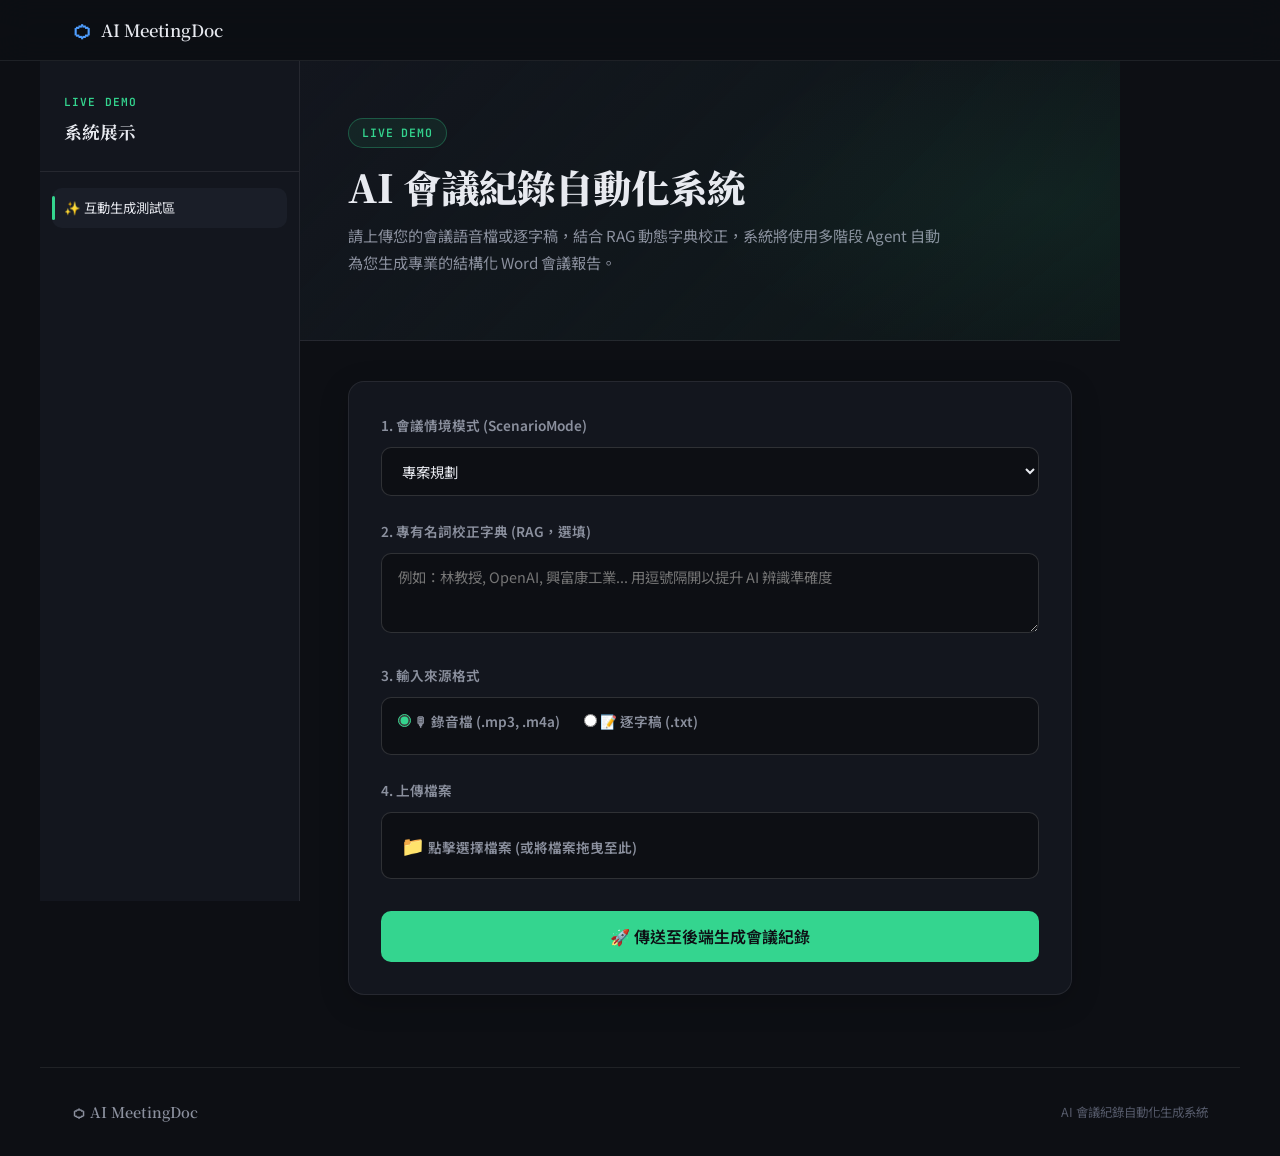
<file: files/pages/ch5-integration.html>
<!doctype html>
<html lang="zh-TW">
  <head>
    <meta charset="UTF-8" />
    <meta name="viewport" content="width=device-width, initial-scale=1.0" />
    <title>系統展示 | AI MeetingDoc</title>
    <link rel="preconnect" href="https://fonts.googleapis.com" />
    <link rel="preconnect" href="https://fonts.gstatic.com" crossorigin />
    <link
      href="https://fonts.googleapis.com/css2?family=Noto+Serif+TC:wght@400;600;900&family=Noto+Sans+TC:wght@300;400;500&family=JetBrains+Mono:wght@400;600&display=swap"
      rel="stylesheet"
    />
    <style>
      /* ===== RESET & BASE ===== */
      *,
      *::before,
      *::after {
        box-sizing: border-box;
        margin: 0;
        padding: 0;
      }

      :root {
        --bg: #0d0f14;
        --bg2: #13161e;
        --bg3: #1a1e28;
        --border: rgba(255, 255, 255, 0.08);
        --border2: rgba(255, 255, 255, 0.14);
        --text: #e8eaf0;
        --text2: #8b909e;
        --text3: #555a6a;
        --accent: #4f9eff;
        --accent2: #7b61ff;
        --green: #34d58f;
        --amber: #f5a623;
        --coral: #ff6b6b;
        --teal: #2dd4bf;
        --ch1: #4f9eff;
        --ch2: #2dd4bf;
        --ch3: #f5a623;
        --ch4: #ff6b6b;
        --ch5: #34d58f;
        --font-display: "Noto Serif TC", serif;
        --font-body: "Noto Sans TC", sans-serif;
        --font-mono: "JetBrains Mono", monospace;
        --r: 10px;
        --r-lg: 16px;
        --transition: 0.25s ease;
      }

      html {
        scroll-behavior: smooth;
      }

      body {
        background: var(--bg);
        color: var(--text);
        font-family: var(--font-body);
        font-size: 16px;
        line-height: 1.7;
        -webkit-font-smoothing: antialiased;
      }

      a {
        text-decoration: none;
        color: inherit;
      }
      ul {
        list-style: none;
      }

      /* ===== NAVBAR ===== */
      .navbar {
        position: sticky;
        top: 0;
        z-index: 100;
        background: rgba(13, 15, 20, 0.92);
        backdrop-filter: blur(16px);
        border-bottom: 1px solid var(--border);
      }

      .nav-inner {
        max-width: 1200px;
        margin: 0 auto;
        padding: 0 2rem;
        height: 60px;
        display: flex;
        align-items: center;
        gap: 2rem;
      }

      .nav-logo {
        display: flex;
        align-items: center;
        gap: 0.5rem;
        font-family: var(--font-display);
        font-weight: 600;
        font-size: 1.05rem;
        color: var(--text);
        white-space: nowrap;
      }

      .logo-icon {
        font-size: 1.3rem;
        color: var(--accent);
      }

      /* ===== LAYOUT ===== */
      .chapter-layout {
        display: grid;
        grid-template-columns: 260px 1fr;
        max-width: 1200px;
        margin: 0 auto;
        min-height: calc(100vh - 60px);
      }

      /* ===== SIDEBAR ===== */
      .sidebar {
        position: sticky;
        top: 60px;
        height: calc(100vh - 60px);
        overflow-y: auto;
        border-right: 1px solid var(--border);
        background: var(--bg2);
        padding: 2rem 0;
        display: flex;
        flex-direction: column;
      }

      .sidebar::-webkit-scrollbar {
        width: 4px;
      }
      .sidebar::-webkit-scrollbar-track {
        background: transparent;
      }
      .sidebar::-webkit-scrollbar-thumb {
        background: var(--border2);
        border-radius: 2px;
      }

      .sidebar-header {
        padding: 0 1.5rem 1.5rem;
        border-bottom: 1px solid var(--border);
        margin-bottom: 1rem;
      }

      .sidebar-ch {
        display: block;
        font-family: var(--font-mono);
        font-size: 0.7rem;
        color: var(--ch5);
        font-weight: 600;
        letter-spacing: 0.1em;
        text-transform: uppercase;
        margin-bottom: 0.3rem;
      }

      .sidebar-title {
        display: block;
        font-family: var(--font-display);
        font-size: 1.1rem;
        font-weight: 700;
        color: var(--text);
      }

      .sidebar-nav {
        flex: 1;
        display: flex;
        flex-direction: column;
        padding: 0 0.75rem;
        gap: 0.15rem;
      }

      .sidebar-link {
        display: flex;
        align-items: center;
        padding: 0.55rem 0.75rem;
        font-size: 0.83rem;
        color: var(--text2);
        border-radius: var(--r);
        transition: all var(--transition);
        position: relative;
      }

      .sidebar-link::before {
        content: "";
        position: absolute;
        left: 0;
        top: 50%;
        transform: translateY(-50%);
        width: 3px;
        height: 0;
        background: var(--ch5);
        border-radius: 2px;
        transition: height var(--transition);
      }

      .sidebar-link:hover,
      .sidebar-link.active {
        color: var(--text);
        background: var(--bg3);
      }

      .sidebar-link.active::before {
        height: 60%;
      }

      /* Sidebar mobile toggle */
      .sidebar-toggle {
        display: none;
        position: fixed;
        bottom: 1.5rem;
        left: 1.5rem;
        z-index: 200;
        background: var(--ch5);
        color: #0d0f14;
        border: none;
        border-radius: 50%;
        width: 48px;
        height: 48px;
        font-size: 1.2rem;
        cursor: pointer;
        box-shadow: 0 4px 16px rgba(52, 213, 143, 0.4);
      }

      @media (max-width: 900px) {
        .chapter-layout {
          grid-template-columns: 1fr;
        }
        .sidebar {
          position: fixed;
          top: 60px;
          left: -280px;
          z-index: 150;
          width: 260px;
          transition: left 0.3s ease;
          box-shadow: 4px 0 20px rgba(0, 0, 0, 0.5);
        }
        .sidebar.open {
          left: 0;
        }
        .sidebar-toggle {
          display: flex;
          align-items: center;
          justify-content: center;
        }
      }

      /* ===== MAIN CONTENT ===== */
      .chapter-main {
        padding: 0;
        max-width: 820px;
        width: 100%;
      }

      /* ===== CHAPTER HERO ===== */
      .chapter-hero {
        padding: 3.5rem 3rem 2.5rem;
        border-bottom: 1px solid var(--border);
        position: relative;
        overflow: hidden;
        background: linear-gradient(
          135deg,
          var(--bg2),
          rgba(52, 213, 143, 0.05)
        );
      }

      .chapter-hero::before {
        content: "";
        position: absolute;
        inset: 0;
        background: radial-gradient(
          ellipse 60% 80% at 90% 50%,
          rgba(52, 213, 143, 0.06) 0%,
          transparent 70%
        );
        pointer-events: none;
      }

      .ch-badge {
        display: inline-block;
        padding: 0.25rem 0.8rem;
        border: 1px solid;
        border-radius: 99px;
        font-size: 0.72rem;
        font-weight: 600;
        font-family: var(--font-mono);
        letter-spacing: 0.08em;
        text-transform: uppercase;
        margin-bottom: 1rem;
      }

      .ch-title {
        font-family: var(--font-display);
        font-size: clamp(1.8rem, 3vw, 2.6rem);
        font-weight: 900;
        color: var(--text);
        line-height: 1.2;
        margin-bottom: 0.75rem;
      }

      .ch-desc {
        font-size: 0.95rem;
        color: var(--text2);
        line-height: 1.8;
        max-width: 600px;
        margin-bottom: 1.5rem;
      }

      /* ===== CONTENT SECTIONS ===== */
      .content-section {
        padding: 2.5rem 3rem;
      }

      /* ===== DEMO PANEL ===== */
      .demo-panel {
        background: var(--bg2);
        border: 1px solid var(--border);
        border-radius: var(--r-lg);
        padding: 2rem;
        margin: 0 0 2rem 0;
        box-shadow: 0 8px 30px rgba(0, 0, 0, 0.2);
      }

      .demo-form-group {
        margin-bottom: 1.5rem;
      }

      .demo-form-group label {
        display: block;
        font-size: 0.85rem;
        font-weight: 600;
        color: var(--text2);
        margin-bottom: 0.6rem;
      }

      .demo-select,
      .demo-file-input,
      .demo-textarea {
        width: 100%;
        background: var(--bg);
        border: 1px solid var(--border2);
        color: var(--text);
        padding: 0.75rem 1rem;
        border-radius: var(--r);
        font-family: var(--font-body);
        font-size: 0.9rem;
        transition: border-color var(--transition);
      }

      .demo-select:focus,
      .demo-file-input:focus,
      .demo-textarea:focus {
        outline: none;
        border-color: var(--ch5);
      }

      .demo-textarea {
        resize: vertical;
        min-height: 80px;
      }

      .demo-radio-group {
        display: flex;
        gap: 1.5rem;
        background: var(--bg);
        padding: 0.75rem 1rem;
        border-radius: var(--r);
        border: 1px solid var(--border2);
      }

      .demo-radio-label {
        display: flex;
        align-items: center;
        gap: 0.5rem;
        font-size: 0.9rem;
        color: var(--text);
        cursor: pointer;
      }

      .demo-radio-label input[type="radio"] {
        accent-color: var(--ch5);
        cursor: pointer;
      }

      .btn-primary {
        background: var(--ch5);
        color: #0d0f14;
        display: inline-flex;
        align-items: center;
        gap: 0.4rem;
        padding: 0.85rem 1.4rem;
        border-radius: var(--r);
        font-size: 1rem;
        font-weight: 600;
        font-family: var(--font-body);
        cursor: pointer;
        transition: all var(--transition);
        border: none;
        width: 100%;
        justify-content: center;
        margin-top: 0.5rem;
      }

      .btn-primary:hover {
        background: #4debb0;
        transform: translateY(-1px);
      }

      .demo-result-box {
        margin-top: 1.5rem;
        padding: 1.5rem;
        background: var(--bg);
        border: 1px dashed var(--ch5);
        border-radius: var(--r);
        display: none;
      }

      .demo-result-box.active {
        display: block;
        animation: fadeIn 0.3s ease;
      }

      .demo-loader {
        display: flex;
        align-items: center;
        gap: 0.75rem;
        color: var(--ch5);
        font-family: var(--font-mono);
        font-size: 0.9rem;
      }

      .custom-file-button {
        display: flex;
        align-items: center;
        gap: 0.75rem;
        width: 100%;
        background: var(--bg);
        border: 1px solid var(--border2);
        color: var(--text2);
        padding: 1rem 1.2rem;
        border-radius: var(--r);
        font-family: var(--font-body);
        font-size: 0.9rem;
        cursor: pointer;
        transition: all var(--transition);
      }

      .custom-file-button:hover {
        border-color: var(--ch5);
        background: rgba(52, 213, 143, 0.05);
        color: var(--text);
      }

      .custom-file-button.has-file {
        border-style: solid;
        border-color: var(--ch5);
        color: var(--text);
        background: rgba(52, 213, 143, 0.08);
      }

      .file-icon {
        font-size: 1.2rem;
      }

      /* ===== FOOTER ===== */
      .footer {
        border-top: 1px solid var(--border);
        padding: 2rem;
        max-width: 1200px;
        margin: 0 auto;
      }

      .footer-inner {
        display: flex;
        align-items: center;
        justify-content: space-between;
        gap: 1rem;
        flex-wrap: wrap;
      }

      .footer-logo {
        font-family: var(--font-display);
        font-weight: 600;
        font-size: 0.9rem;
        color: var(--text2);
      }

      .footer-copy {
        font-size: 0.78rem;
        color: var(--text3);
      }

      @keyframes fadeIn {
        from {
          opacity: 0;
          transform: translateY(10px);
        }
        to {
          opacity: 1;
          transform: translateY(0);
        }
      }

      @media (max-width: 640px) {
        .content-section {
          padding: 2rem 1.5rem;
        }
        .chapter-hero {
          padding: 2.5rem 1.5rem 2rem;
        }
      }
    </style>
  </head>
  <body>

    <nav class="navbar">
      <div class="nav-inner">
        <a href="#" class="nav-logo">
          <span class="logo-icon">⬡</span>
          <span class="logo-text">AI MeetingDoc</span>
        </a>
      </div>
    </nav>

    <div class="chapter-layout">
      <aside class="sidebar" id="sidebar">
        <div class="sidebar-header">
          <span class="sidebar-ch">Live Demo</span>
          <span class="sidebar-title">系統展示</span>
        </div>
        <nav class="sidebar-nav">
          <a href="#demo" class="sidebar-link active">✨ 互動生成測試區</a>
        </nav>
      </aside>

      <main class="chapter-main" id="mainContent">
        <div class="chapter-hero">
          <div
            class="ch-badge"
            style="
              color: var(--ch5);
              border-color: rgba(52, 213, 143, 0.3);
              background: rgba(52, 213, 143, 0.08);
            "
          >
            Live Demo
          </div>
          <h1 class="ch-title">AI 會議紀錄自動化系統</h1>
          <p class="ch-desc">
            請上傳您的會議語音檔或逐字稿，結合 RAG 動態字典校正，系統將使用多階段 Agent 自動為您生成專業的結構化 Word 會議報告。
          </p>
        </div>

        <section class="content-section" id="demo">
          <div class="demo-panel">
            
            <div class="demo-form-group">
              <label>1. 會議情境模式 (ScenarioMode)</label>
              <select id="scenarioMode" class="demo-select">
                <option value="專案規劃">專案規劃</option>
                <option value="技術開發">技術開發</option>
                <option value="學術研討">學術研討</option>
                <option value="企業商務">企業商務</option>
              </select>
            </div>

            <div class="demo-form-group">
              <label>2. 專有名詞校正字典 (RAG，選填)</label>
              <textarea id="glossaryInput" class="demo-textarea" placeholder="例如：林教授, OpenAI, 興富康工業... 用逗號隔開以提升 AI 辨識準確度"></textarea>
            </div>

            <div class="demo-form-group">
              <label>3. 輸入來源格式</label>
              <div class="demo-radio-group">
                <label class="demo-radio-label">
                  <input type="radio" name="inputType" value="audio" checked /> 🎙
                  錄音檔 (.mp3, .m4a)
                </label>
                <label class="demo-radio-label">
                  <input type="radio" name="inputType" value="text" /> 📝 逐字稿
                  (.txt)
                </label>
              </div>
            </div>

            <div class="demo-form-group">
              <label>4. 上傳檔案</label>
              <div class="custom-file-wrapper">
                <input
                  type="file"
                  id="fileInput"
                  accept=".mp3,.m4a,.wav"
                  style="display: none"
                />

                <label for="fileInput" id="fileLabel" class="custom-file-button">
                  <span class="file-icon">📁</span>
                  <span id="fileName">點擊選擇檔案 (或將檔案拖曳至此)</span>
                </label>
              </div>
            </div>

            <button id="generateBtn" class="btn btn-primary demo-submit-btn">
              🚀 傳送至後端生成會議紀錄
            </button>

            <div id="resultBox" class="demo-result-box">
              <div id="loader" class="demo-loader">
                <span class="spinner" style="display:inline-block; animation: spin 2s infinite linear;">⏳</span> 
                <span>正在分析語音並利用 GPT 生成結構化報告，請稍候...</span>
              </div>
              <div
                id="resultContent"
                style="
                  display: none;
                  color: var(--text2);
                  font-size: 0.9rem;
                  line-height: 1.8;
                "
              >
              </div>
            </div>
          </div>
        </section>
      </main>
    </div>

    <footer class="footer">
      <div class="footer-inner">
        <span class="footer-logo">⬡ AI MeetingDoc</span>
        <span class="footer-copy">AI 會議紀錄自動化生成系統</span>
      </div>
    </footer>

    <button class="sidebar-toggle" id="sidebarToggle" aria-label="開啟側邊欄">
      ☰
    </button>

    <script>
      // Sidebar mobile toggle
      document.getElementById("sidebarToggle").addEventListener("click", () => {
        document.getElementById("sidebar").classList.toggle("open");
      });

      // ===== Demo Panel 互動邏輯 =====
      const inputTypeRadios = document.querySelectorAll('input[name="inputType"]');
      const fileInput = document.getElementById("fileInput");
      const generateBtn = document.getElementById("generateBtn");
      const resultBox = document.getElementById("resultBox");
      const loader = document.getElementById("loader");
      const resultContent = document.getElementById("resultContent");

      // 動態切換上傳檔案的限制類型
      inputTypeRadios.forEach((radio) => {
        radio.addEventListener("change", (e) => {
          if (e.target.value === "audio") {
            fileInput.accept = ".mp3,.m4a,.wav";
          } else {
            fileInput.accept = ".txt";
          }
        });
      });

      const fileNameDisplay = document.getElementById("fileName");
      const fileLabel = document.getElementById("fileLabel");

      fileInput.addEventListener("change", function () {
        if (this.files && this.files.length > 0) {
          fileNameDisplay.textContent = this.files[0].name;
          fileLabel.classList.add("has-file");
        } else {
          fileNameDisplay.textContent = "點擊選擇檔案 (或將檔案拖曳至此)";
          fileLabel.classList.remove("has-file");
        }
      });

      // 點擊送出至 API
      generateBtn.addEventListener("click", async () => {
        if (!fileInput.files.length) {
          alert("請先選擇要上傳的檔案！");
          return;
        }

        const file = fileInput.files[0];
        const scenarioMode = document.getElementById("scenarioMode").value;
        const glossary = document.getElementById("glossaryInput").value;

        // 1. 顯示 Loading
        resultBox.classList.add("active");
        loader.style.display = "flex";
        resultContent.style.display = "none";
        generateBtn.disabled = true;
        generateBtn.style.opacity = "0.5";

        // 2. 準備 FormData
        const formData = new FormData();
        formData.append("File", file);
        formData.append("ScenarioMode", scenarioMode);
        if (glossary.trim() !== '') {
            formData.append("Glossary", glossary);
        }

        try {
          // ⚠️ 注意：記得將 localhost 的 Port 改成你實際執行 .NET 後端時的 Port
          const response = await fetch(
            "https://localhost:7294/api/Meeting/process",
            {
              method: "POST",
              body: formData,
            },
          );

          if (!response.ok) {
            const errorData = await response.json().catch(() => ({}));
            throw new Error(
              errorData.Message || `伺服器處理錯誤 (狀態碼: ${response.status})`
            );
          }

          // 4. 解析回傳的 Word 二進位檔案
          const blob = await response.blob();
          const downloadUrl = window.URL.createObjectURL(blob);

          // 嘗試抓取後端檔名
          let filename = `AI_會議紀錄報告_${new Date().getTime()}.docx`;
          const disposition = response.headers.get("Content-Disposition");

          if (disposition && disposition.includes("attachment")) {
            if (disposition.includes("filename*=")) {
              const utf8Filename = disposition.split("filename*=UTF-8''")[1].split(";")[0];
              filename = decodeURIComponent(utf8Filename);
            } else {
              const filenameRegex = /filename[^;=\n]*=((['"]).*?\2|[^;\n]*)/;
              const matches = filenameRegex.exec(disposition);
              if (matches != null && matches[1]) {
                filename = decodeURIComponent(matches[1].replace(/['"]/g, ""));
              }
            }
          }

          // 5. 隱藏 Loader，顯示成功結果
          loader.style.display = "none";
          resultContent.style.display = "block";

          resultContent.innerHTML = `
            <strong style="color: var(--text); display: block; margin-bottom: 0.5rem;">✅ 會議紀錄生成成功！</strong>
            <p style="margin-bottom: 1rem;">檔案已準備就緒：<strong>${filename}</strong></p>
            <a href="${downloadUrl}" download="${filename}" class="btn btn-primary" style="margin-top:0;">📥 下載 Word 報告</a>
          `;

          // 自動觸發下載
          const a = document.createElement('a');
          a.href = downloadUrl;
          a.download = filename;
          document.body.appendChild(a);
          a.click();
          document.body.removeChild(a);

        } catch (error) {
          console.error("API 呼叫失敗:", error);
          loader.style.display = "none";
          resultContent.style.display = "block";
          resultContent.innerHTML = `
            <strong style="color: var(--coral); display: block;">❌ 生成失敗</strong>
            <p>${error.message}</p>
            <p style="font-size: 0.8rem; margin-top: 0.5rem; color: var(--text3);">請確認 .NET 伺服器是否已啟動，並檢查 API 網址與 Port 是否正確。</p>
          `;
        } finally {
          generateBtn.disabled = false;
          generateBtn.style.opacity = "1";
        }
      });
    </script>
  </body>
</html>
</file>
